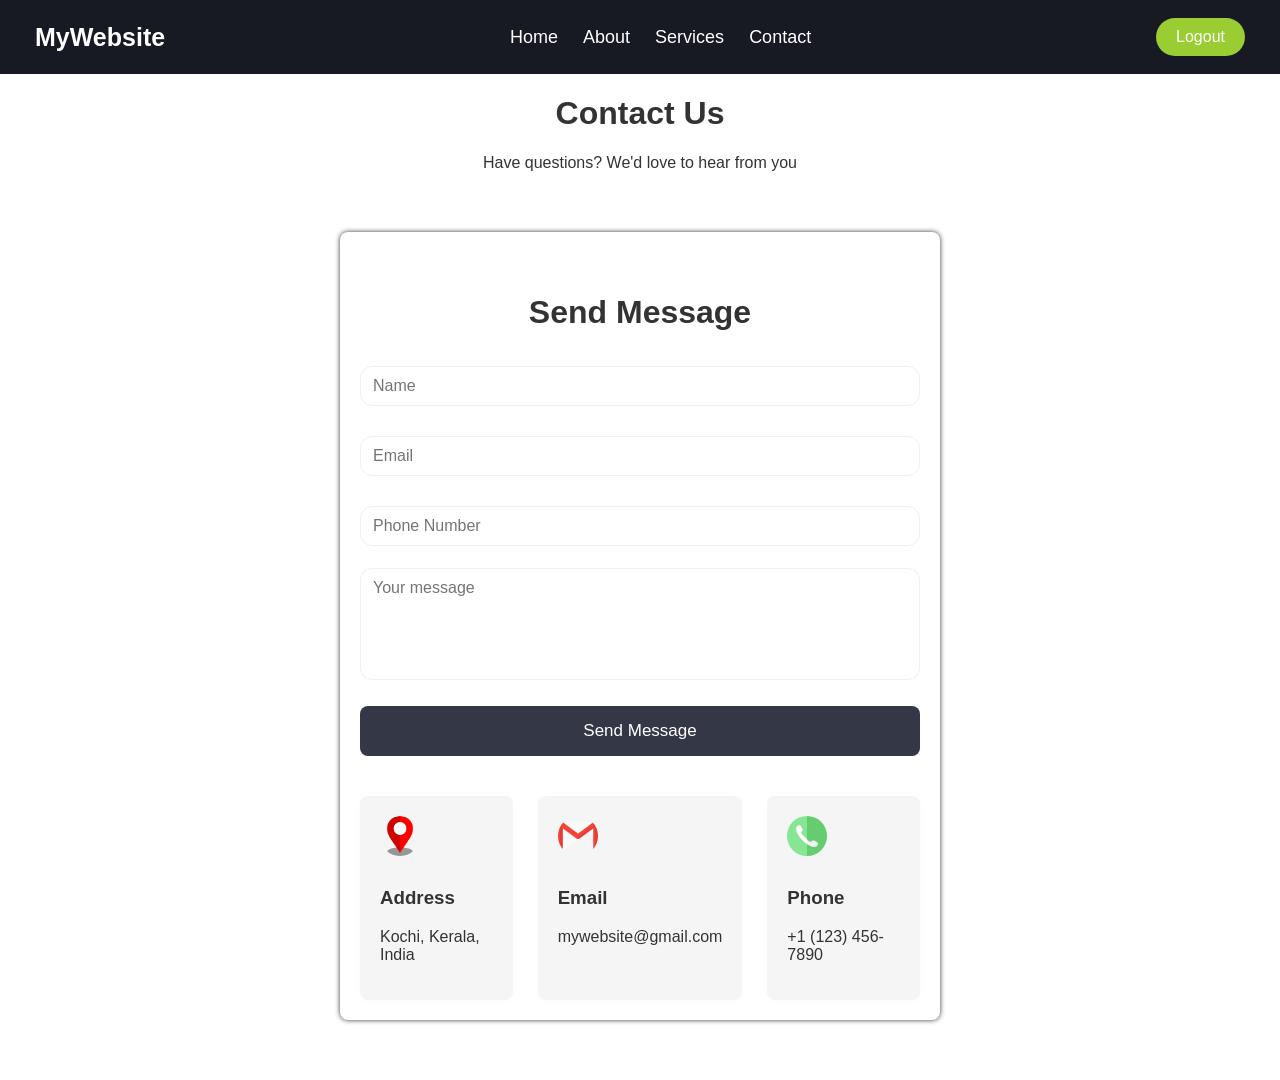
<file: contact.html>
<!DOCTYPE html>
<html lang="en">

<head>

    <meta charset="UTF-8">

    <meta name="viewport" content="width=device-width, initial-scale=1.0">

    <title>MyWebsite</title>

    <link rel="stylesheet" href="contact.css">

</head>


<body>


    <!-- Navbar -->

    <div class="navbar">

        <div class="logo">
            MyWebsite
        </div>


        <div class="navlinks">

            <a href="index.html">Home</a>

            <a href="about.html">About</a>

            <a href="services.html">Services</a>

            <a href="contact.html">Contact</a>

        </div>


        <div class="buttons">

            <button class="logout">
                Logout
            </button>

        </div>

    </div>

    <div class="container">
        <div class="head">
            <h1>Contact Us</h1>
            <p>Have questions? We'd love to hear from you</p>

        </div>
    </div>


    <div class="ph">
        
        <h4>Send Message</h4>

        <form>

            <!-- Name -->
            <label for="name"></label>
            <input 
                type="text" 
                id="name" 
                placeholder="Name"
            >

            <!-- Email -->
            <label for="email"></label>
            <input 
                type="email" 
                id="email" 
                placeholder="Email"
            >
            <!-- Phone -->
            <label for="phone"></label>
            <input 
                type="tel" 
                id="phone" 
                placeholder="Phone Number"
            >
            <textarea 
                id="about" 
                rows="5"
                placeholder="Your message"
            ></textarea>

            <button type="submit">Send Message</button>
        </form>

        <div class="contact-cards">
            <div class="contact-card">
                <img src="location.png" alt="location">
                <h3>Address</h3>
                <p>Kochi, Kerala, India</p>
            </div>
            <div class="contact-card">
                <img src="gmail.png" alt="gmail">
                <h3>Email</h3>
                <p>mywebsite@gmail.com</p>
            </div>
            <div class="contact-card">
                <img src="apple.png" alt="phone">
                <h3>Phone</h3>
                <p>+1 (123) 456-7890</p>
            </div>
        </div>

    </div>
</file>
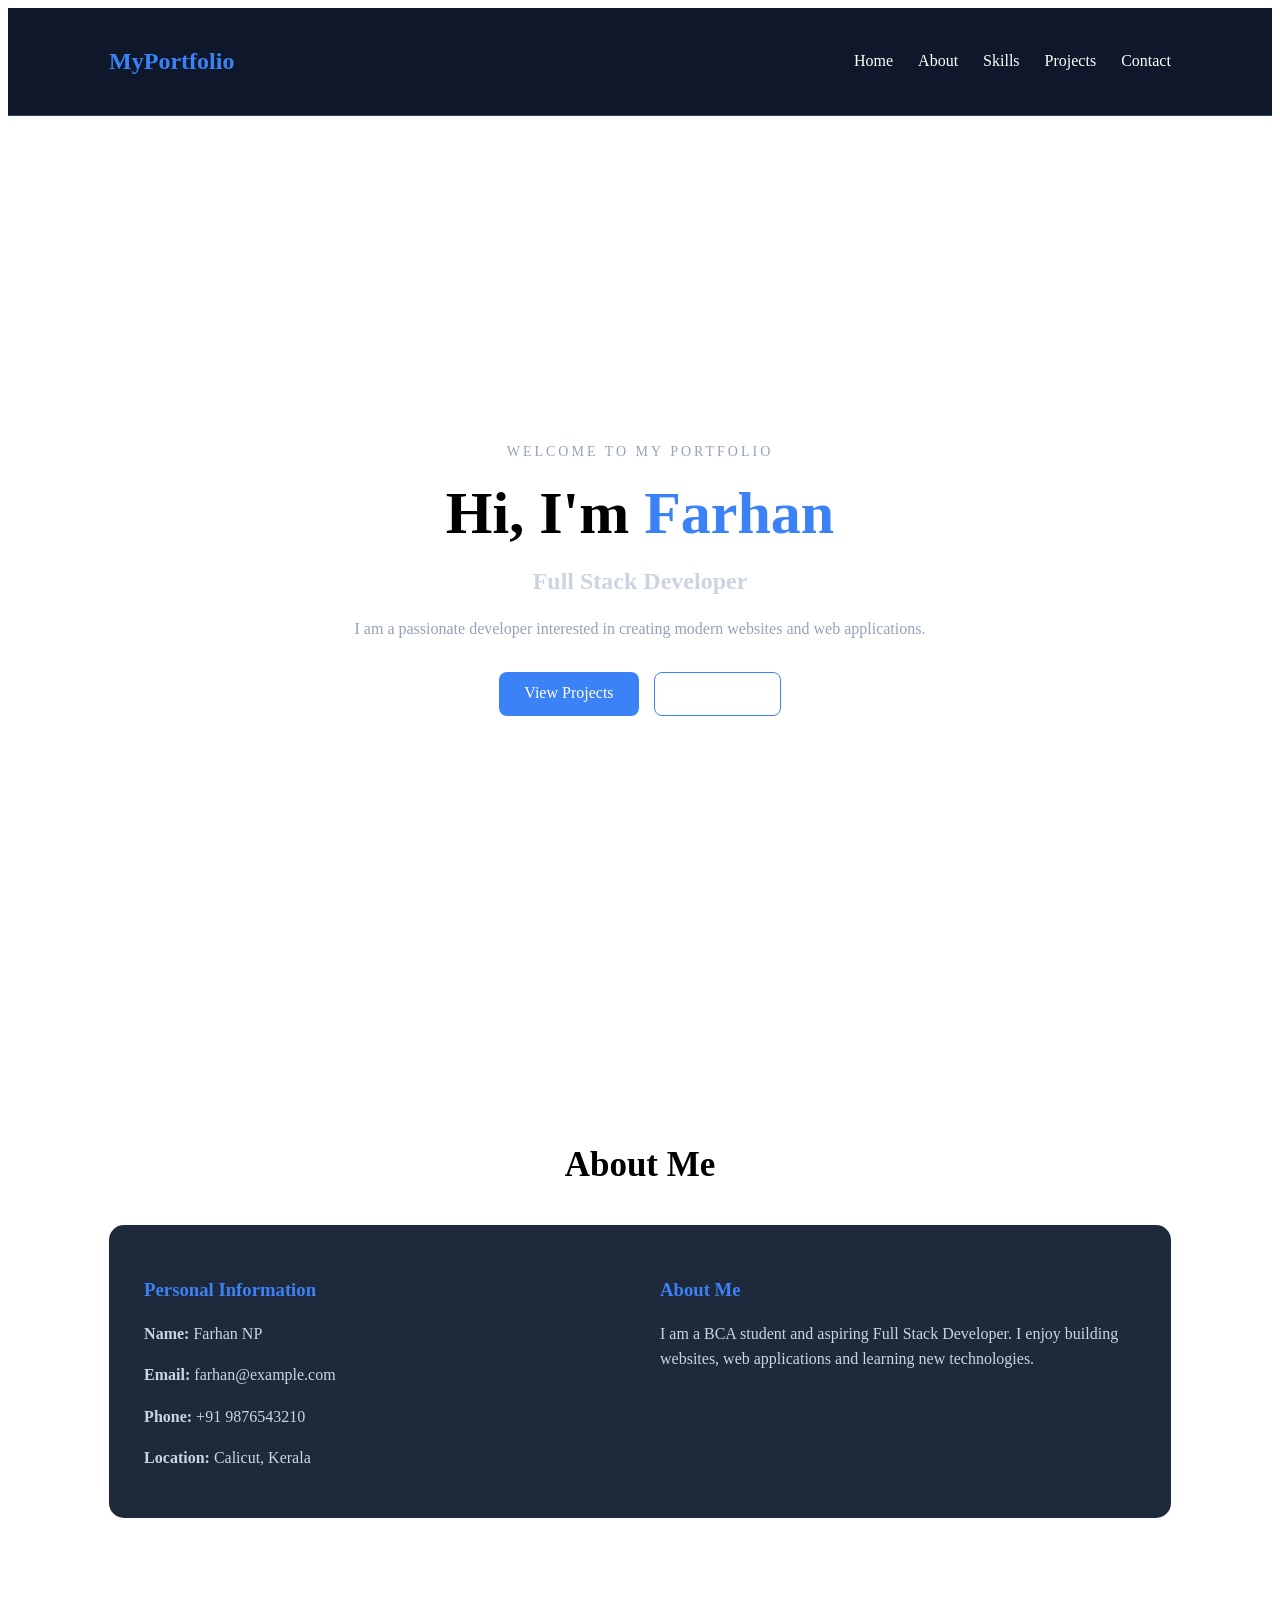
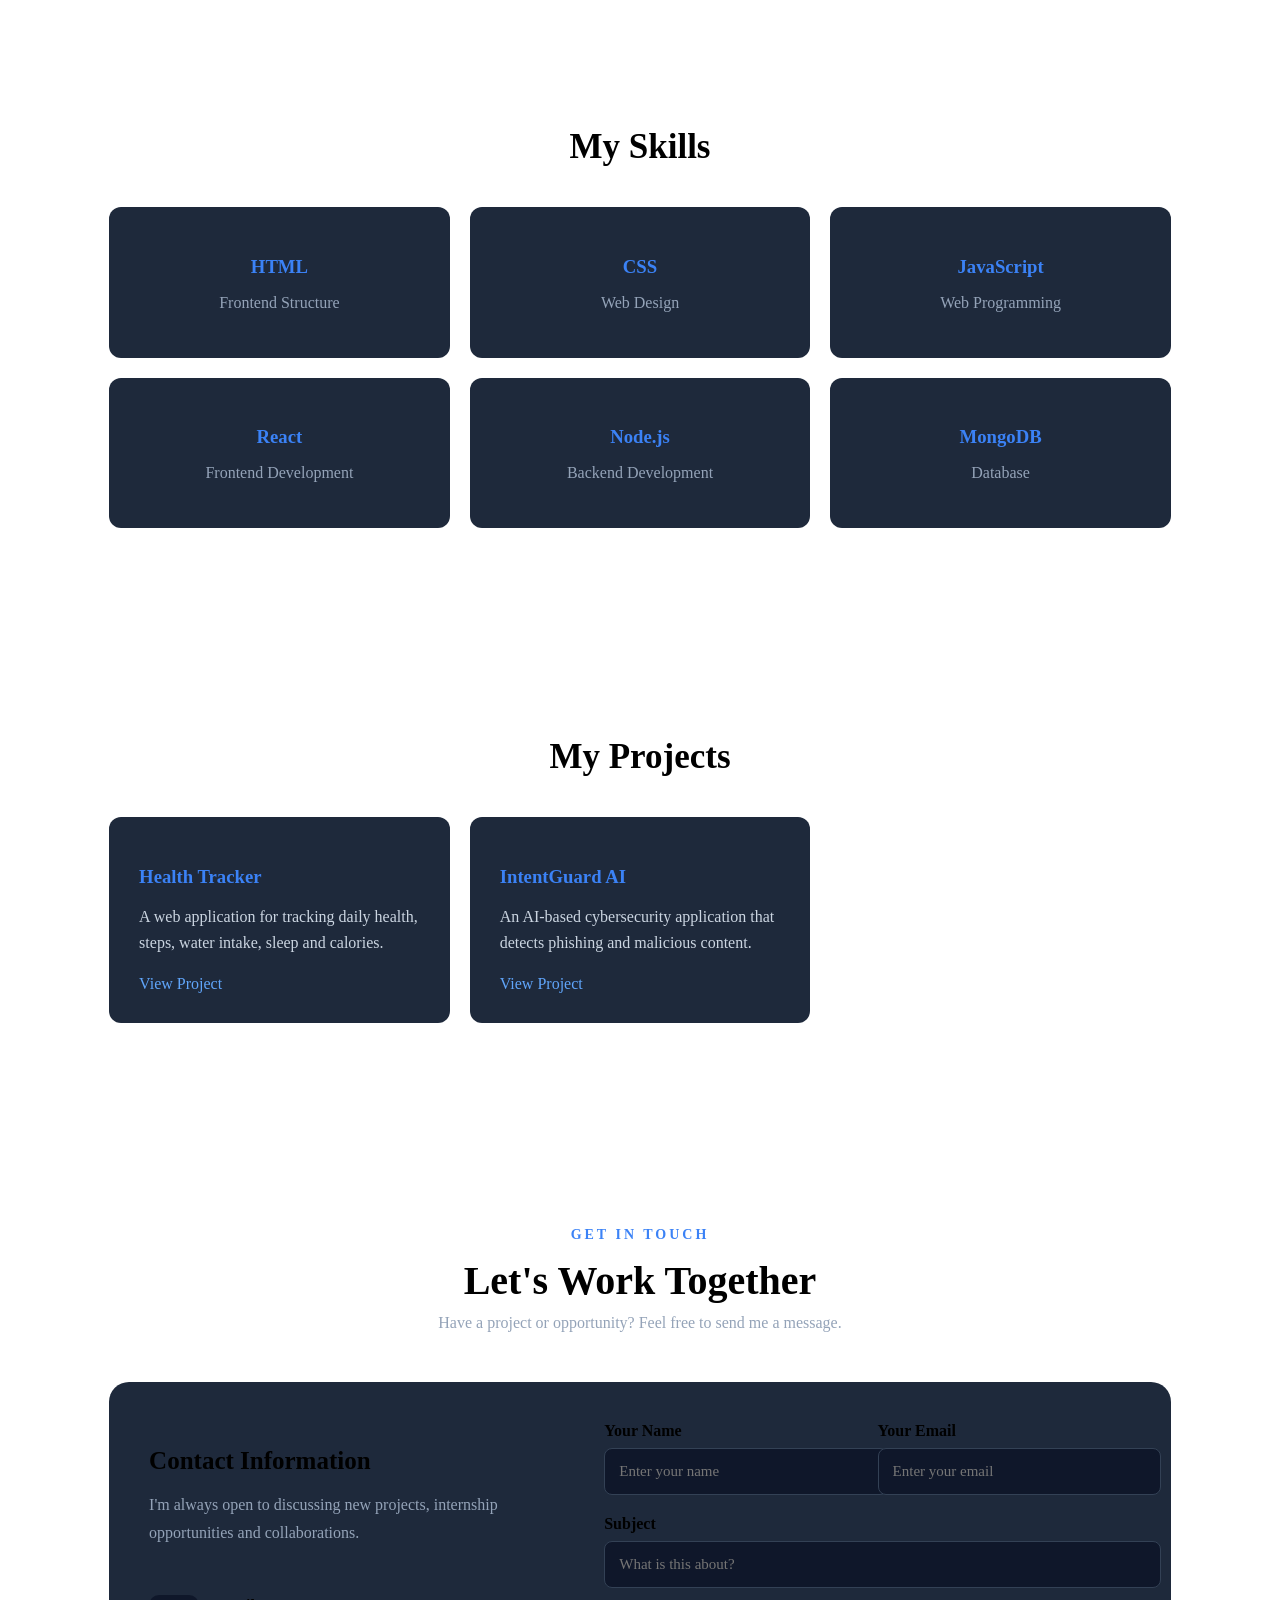
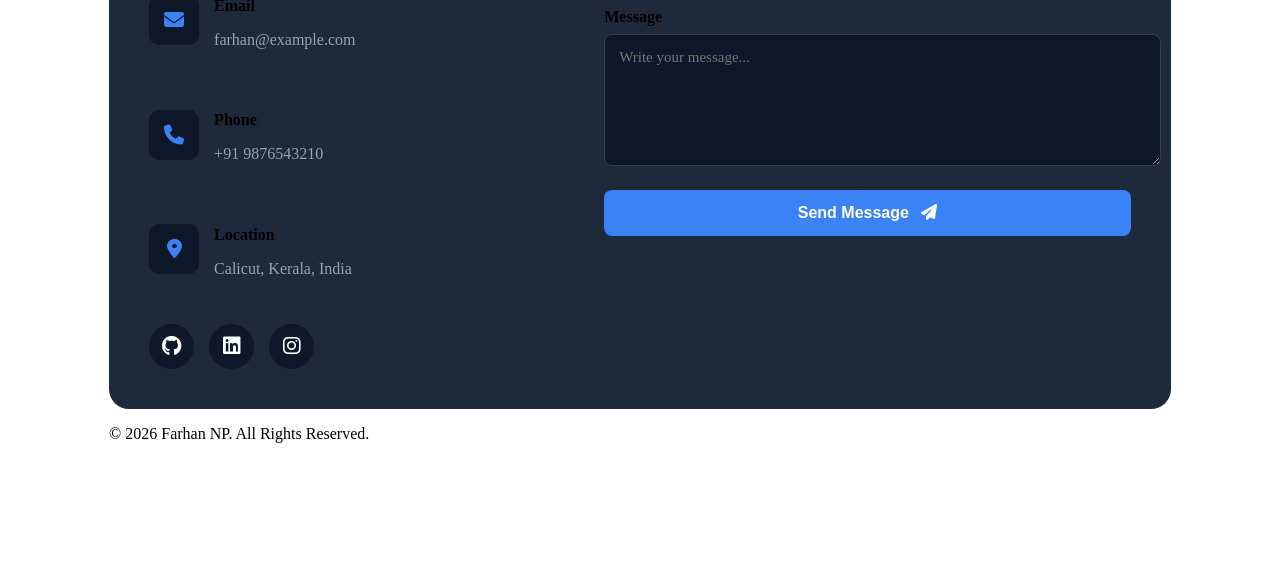
<file: portfolio.html>
<!DOCTYPE html>
<html lang="en">

<head>
    <meta charset="UTF-8">
    <meta name="viewport" content="width=device-width, initial-scale=1.0">

    <title>My Portfolio</title>

    <link rel="stylesheet" href="portfolio.css">
    <link rel="stylesheet"
      href="https://cdnjs.cloudflare.com/ajax/libs/font-awesome/6.5.2/css/all.min.css">
</head>

<body>

    <nav class="navbar">

        <h2>MyPortfolio</h2>

        <div class="nav-links">
            <a href="#home">Home</a>
            <a href="#about">About</a>
            <a href="#skills">Skills</a>
            <a href="#projects">Projects</a>
            <a href="#contact">Contact</a>
        </div>

    </nav>


    <!-- HOME -->

    <section class="hero" id="home">

        <div class="hero-content">

            <p class="welcome">WELCOME TO MY PORTFOLIO</p>

            <h1>
                Hi, I'm <span>Farhan</span>
            </h1>

            <h2>Full Stack Developer</h2>

            <p>
                I am a passionate developer interested in creating
                modern websites and web applications.
            </p>

            <div class="buttons">

                <a href="#projects" class="btn">
                    View Projects
                </a>

                <a href="#contact" class="btn secondary">
                    Contact Me
                </a>

            </div>

        </div>

    </section>


    <!-- ABOUT -->

    <section class="section" id="about">

        <h2>About Me</h2>

        <div class="about-box">

            <div>
                <h3>Personal Information</h3>

                <p><strong>Name:</strong> Farhan NP</p>
                <p><strong>Email:</strong> farhan@example.com</p>
                <p><strong>Phone:</strong> +91 9876543210</p>
                <p><strong>Location:</strong> Calicut, Kerala</p>
            </div>

            <div>

                <h3>About Me</h3>

                <p>
                    I am a BCA student and aspiring Full Stack Developer.
                    I enjoy building websites, web applications and
                    learning new technologies.
                </p>

            </div>

        </div>

    </section>


    <!-- SKILLS -->

    <section class="section" id="skills">

        <h2>My Skills</h2>

        <div class="skills-container">

            <div class="skill-card">
                <h3>HTML</h3>
                <p>Frontend Structure</p>
            </div>

            <div class="skill-card">
                <h3>CSS</h3>
                <p>Web Design</p>
            </div>

            <div class="skill-card">
                <h3>JavaScript</h3>
                <p>Web Programming</p>
            </div>

            <div class="skill-card">
                <h3>React</h3>
                <p>Frontend Development</p>
            </div>

            <div class="skill-card">
                <h3>Node.js</h3>
                <p>Backend Development</p>
            </div>

            <div class="skill-card">
                <h3>MongoDB</h3>
                <p>Database</p>
            </div>

        </div>

    </section>


    <!-- PROJECTS -->

    <section class="section" id="projects">

        <h2>My Projects</h2>

        <div class="projects-container">

            <div class="project-card">

                <h3>Health Tracker</h3>

                <p>
                    A web application for tracking daily health,
                    steps, water intake, sleep and calories.
                </p>

                <a href="#">View Project</a>

            </div>


            <div class="project-card">

                <h3>IntentGuard AI</h3>

                <p>
                    An AI-based cybersecurity application that
                    detects phishing and malicious content.
                </p>

                <a href="#">View Project</a>

            </div>


            

            </div>

        </div>

    </section>


    <!-- CONTACT -->

    <!-- CONTACT -->

<section class="contact-section" id="contact">

    <div class="contact-heading">
        <p>GET IN TOUCH</p>
        <h2>Let's Work Together</h2>
        <span>
            Have a project or opportunity? Feel free to send me a message.
        </span>
    </div>


    <div class="contact-container">

        <!-- Contact Information -->

        <div class="contact-info">

            <h3>Contact Information</h3>

            <p class="contact-description">
                I'm always open to discussing new projects,
                internship opportunities and collaborations.
            </p>


            <div class="contact-item">

                <div class="contact-icon">
                    <i class="fa-solid fa-envelope"></i>
                </div>

                <div>
                    <h4>Email</h4>
                    <p>farhan@example.com</p>
                </div>

            </div>


            <div class="contact-item">

                <div class="contact-icon">
                    <i class="fa-solid fa-phone"></i>
                </div>

                <div>
                    <h4>Phone</h4>
                    <p>+91 9876543210</p>
                </div>

            </div>


            <div class="contact-item">

                <div class="contact-icon">
                    <i class="fa-solid fa-location-dot"></i>
                </div>

                <div>
                    <h4>Location</h4>
                    <p>Calicut, Kerala, India</p>
                </div>

            </div>


            <!-- Social Media -->

            <div class="contact-socials">

                <a href="https://github.com/yourusername"
                   target="_blank">
                    <i class="fa-brands fa-github"></i>
                </a>

                <a href="https://linkedin.com/in/yourusername"
                   target="_blank">
                    <i class="fa-brands fa-linkedin"></i>
                </a>

                <a href="https://instagram.com/yourusername"
                   target="_blank">
                    <i class="fa-brands fa-instagram"></i>
                </a>

            </div>

        </div>


        <!-- Contact Form -->

        <div class="contact-form">

            <form>

                <div class="form-row">

                    <div class="form-group">

                        <label for="name">Your Name</label>

                        <input
                            type="text"
                            id="name"
                            placeholder="Enter your name"
                            required
                        >

                    </div>


                    <div class="form-group">

                        <label for="email">Your Email</label>

                        <input
                            type="email"
                            id="email"
                            placeholder="Enter your email"
                            required
                        >

                    </div>

                </div>


                <div class="form-group">

                    <label for="subject">Subject</label>

                    <input
                        type="text"
                        id="subject"
                        placeholder="What is this about?"
                        required
                    >

                </div>


                <div class="form-group">

                    <label for="message">Message</label>

                    <textarea
                        id="message"
                        rows="6"
                        placeholder="Write your message..."
                        required
                    ></textarea>

                </div>


                <button type="submit" class="send-btn">

                    Send Message

                    <i class="fa-solid fa-paper-plane"></i>

                </button>

            </form>

        </div>

    </div>




    <footer>

        <p>© 2026 Farhan NP. All Rights Reserved.</p>

    </footer>

</body>

</html>
</file>
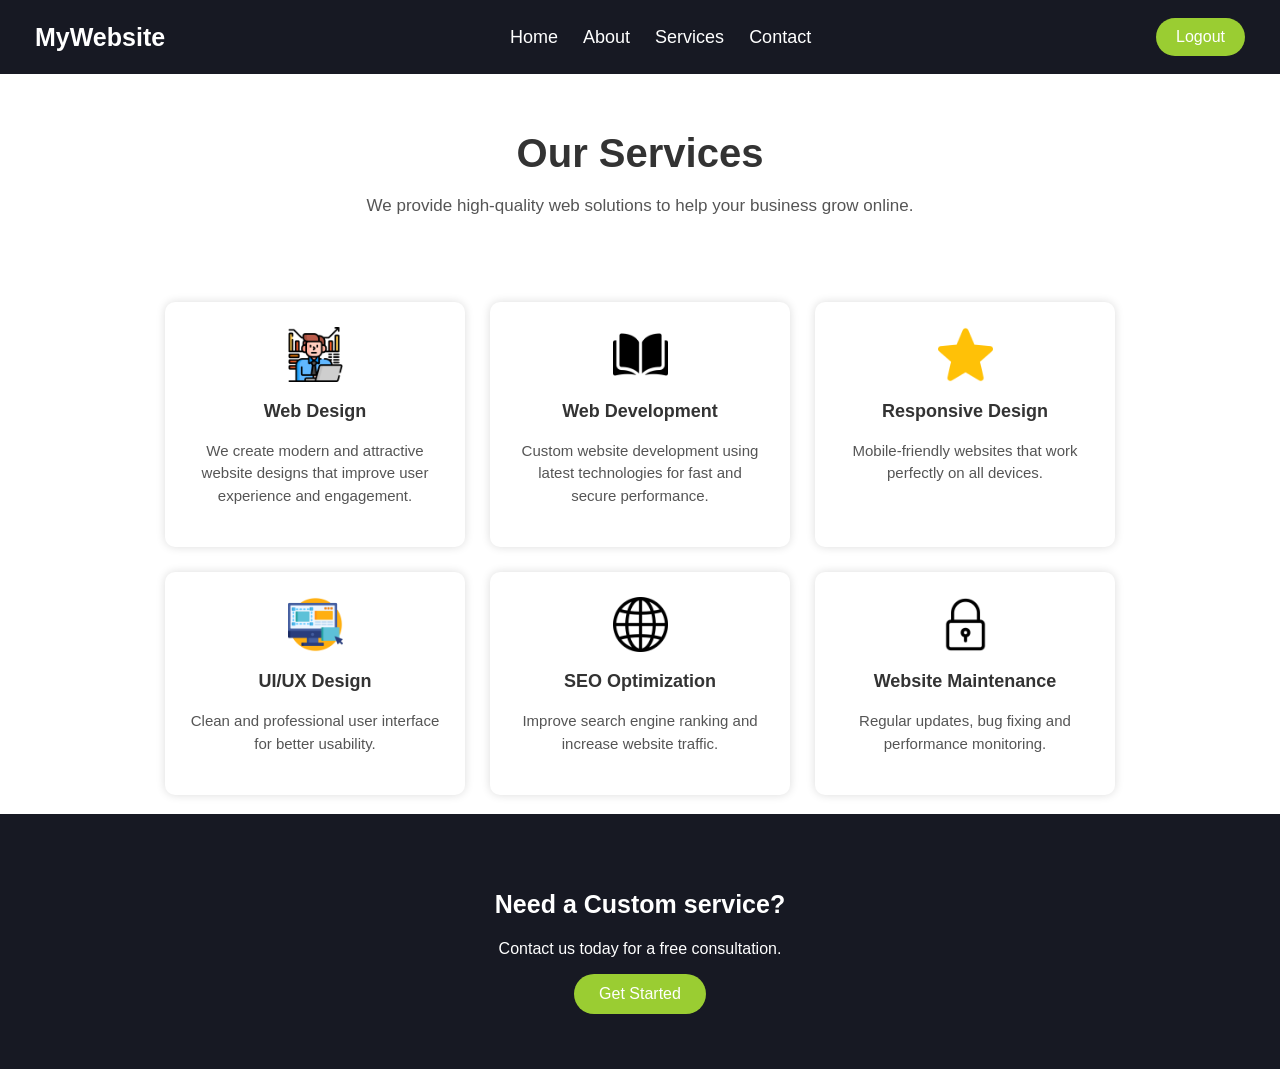
<file: services.html>
<!DOCTYPE html>
<html lang="en">

<head>

    <meta charset="UTF-8">

    <meta name="viewport" content="width=device-width, initial-scale=1.0">

    <title>MyWebsite</title>

    <link rel="stylesheet" href="services.css">

</head>


<body>


    <!-- Navbar -->

    <div class="navbar">

        <div class="logo">
            MyWebsite
        </div>


        <div class="navlinks">

            <a href="index.html">Home</a>

            <a href="about.html">About</a>

            <a href="services.html">Services</a>

            <a href="contact.html">Contact</a>

        </div>


        <div class="buttons">

            <button class="logout">
                Logout
            </button>

        </div>

    </div>



    <!-- Heading -->

    <div class="head">

        <h1>
            Our Services
        </h1>

        <p>
            We provide high-quality web solutions to help your business grow online.
        </p>

    </div>



    <!-- Service Cards -->

    <div class="demo">


        <!-- Card 1 -->

        <div class="card">

            <img src="economist.png" alt="">

            <h3>
                Web Design
            </h3>

            <p>
                We create modern and attractive website
                designs that improve user experience
                and engagement.
            </p>

        </div>



        <!-- Card 2 -->

        <div class="card">

            <img src="open-book.png" alt="">

            <h3>
                Web Development
            </h3>

            <p>
                Custom website development using latest
                technologies for fast and secure performance.
            </p>

        </div>



        <!-- Card 3 -->

        <div class="card">

            <img src="star.png" alt="">

            <h3>
                Responsive Design
            </h3>

            <p>
                Mobile-friendly websites that work
                perfectly on all devices.
            </p>

        </div>



        <!-- Card 4 -->

        <div class="card">

            <img src="ux.png" alt="">

            <h3>
                UI/UX Design
            </h3>

            <p>
                Clean and professional user interface
                for better usability.
            </p>

        </div>



        <!-- Card 5 -->

        <div class="card">

            <img src="world-wide-web.png" alt="">

            <h3>
                SEO Optimization
            </h3>

            <p>
                Improve search engine ranking and
                increase website traffic.
            </p>

        </div>



        <!-- Card 6 -->

        <div class="card">

            <img src="padlock.png" alt="">

            <h3>
                Website Maintenance
            </h3>

            <p>
                Regular updates, bug fixing and
                performance monitoring.
            </p>

        </div>


    </div>

    <div class="contact">

        <h2>
            Need a Custom service?
        </h2>

        <p>
            Contact us today for a free consultation.
        </p>

        <button>
            Get Started
        </button>

    </div>


</body>

</html>
</file>
<file: contact.css>
body {
    margin: 0;

    font-family: Arial, sans-serif;

    background-color: white;

    color: #333;
}


/* =========================
   NAVBAR
========================= */

.navbar {
    display: flex;

    justify-content: space-between;

    align-items: center;

    padding: 18px 35px;

    background-color: #171923;

    color: white;
}


/* Logo */

.logo {
    font-size: 25px;

    font-weight: bold;
}


/* Navigation */

.navlinks {
    display: flex;

    gap: 25px;
}


.navlinks a {
    color: white;

    text-decoration: none;

    font-size: 18px;
}


.navlinks a:hover {
    color: yellowgreen;
}


/* Logout */

.logout {
    padding: 10px 20px;

    border: none;

    border-radius: 20px;

    background-color: yellowgreen;

    color: white;

    font-size: 16px;

    cursor: pointer;
}


.ph {
    width: 100%;
    max-width: 600px;
    margin: 60px auto;
    padding: 20px;
    box-sizing: border-box;
    box-shadow: 0px 0px 5px ;
    border-radius: 8px;
    
}
.ph h4 {
    text-align: center;
    font-size: 32px;
    margin-bottom: 35px;


}
.ph form {
    width: 100%;
    
}

.ph label {
    display: block;
    margin-bottom: 8px;
    font-size: 16px;
    color: #333;
}

.ph input,.ph textarea {
    width: 100%;
    box-sizing: border-box;
    padding: 10px 12px;
    margin-bottom: 22px;
    border: 1px solid rgb(241, 240, 240);
    border-radius: 12px;
    font-size: 16px;
    font-family: inherit;
    outline: none;
    transition: 0.3s;
    resize: none;
}

.head{
    text-align: center;
}

button{
    width: 100%;
    padding: 15px;
    background-color: #343746;
    color: white;
    border: none;
    border-radius: 8px;
    font-size: 17px;
    
    cursor: pointer;
    transition: 0.3s;
}

.contact-card{
    width:220px;
    padding: 20px;
    background-color: #f5f5f5;
    border-radius: 8px;
    box-shadow: 0px 0px 5px rgb(220, 220, 220,0.1);
}

.contact-cards {
    display: flex;
    justify-content: center;
    gap: 25px;
    margin-top: 40px;
}

.contact-card img {
    width: 40px;
    height: 40px;
    border-radius: 50%;
    margin-bottom: 8px;
}
</file>
<file: portfolio.css>
/* =========================
   PORTFOLIO PAGE
========================= */

html {
    scroll-behavior: smooth;
}

.navbar {
    position: sticky;
    top: 0;

    z-index: 100;

    display: flex;
    justify-content: space-between;
    align-items: center;

    padding: 20px 8%;

    background-color: #0f172a;

    border-bottom: 1px solid #334155;
}

.navbar h2 {
    color: #3b82f6;
}

.nav-links {
    display: flex;
    gap: 25px;
}

.nav-links a {
    color: white;

    text-decoration: none;

    transition: 0.3s;
}

.nav-links a:hover {
    color: #3b82f6;
}


/* HERO */

.hero {
    min-height: 90vh;

    display: flex;

    justify-content: center;

    align-items: center;

    text-align: center;

    padding: 50px 20px;
}

.hero-content {
    max-width: 700px;
}

.welcome {
    color: #3b82f6;

    letter-spacing: 3px;

    font-size: 14px;
}

.hero h1 {
    font-size: 60px;

    margin: 15px 0;
}

.hero h1 span {
    color: #3b82f6;
}

.hero h2 {
    color: #cbd5e1;

    margin-bottom: 20px;
}

.hero p {
    color: #94a3b8;

    line-height: 1.7;
}


/* BUTTONS */

.buttons {
    margin-top: 30px;

    display: flex;

    justify-content: center;

    gap: 15px;
}

.btn {
    padding: 12px 25px;

    background-color: #3b82f6;

    color: white;

    text-decoration: none;

    border-radius: 8px;
}

.btn.secondary {
    background-color: transparent;

    border: 1px solid #3b82f6;
}


/* SECTIONS */

.section {
    padding: 90px 8%;

    max-width: 1200px;

    margin: auto;
}

.section > h2 {
    text-align: center;

    font-size: 35px;

    margin-bottom: 40px;
}


/* ABOUT */

.about-box {
    display: grid;

    grid-template-columns: 1fr 1fr;

    gap: 40px;

    background-color: #1e293b;

    padding: 35px;

    border-radius: 15px;
}

.about-box h3 {
    margin-bottom: 20px;

    color: #3b82f6;
}

.about-box p {
    color: #cbd5e1;

    margin-bottom: 12px;

    line-height: 1.6;
}


/* SKILLS */

.skills-container {
    display: grid;

    grid-template-columns: repeat(3, 1fr);

    gap: 20px;
}

.skill-card {
    background-color: #1e293b;

    padding: 30px;

    text-align: center;

    border-radius: 12px;

    transition: 0.3s;
}

.skill-card:hover {
    transform: translateY(-5px);
}

.skill-card h3 {
    color: #3b82f6;

    margin-bottom: 10px;
}

.skill-card p {
    color: #94a3b8;
}


/* PROJECTS */

.projects-container {
    display: grid;

    grid-template-columns: repeat(3, 1fr);

    gap: 20px;
}

.project-card {
    background-color: #1e293b;

    padding: 30px;

    border-radius: 12px;
}

.project-card h3 {
    color: #3b82f6;

    margin-bottom: 15px;
}

.project-card p {
    color: #cbd5e1;

    line-height: 1.6;

    margin-bottom: 20px;
}

.project-card a {
    color: #60a5fa;

    text-decoration: none;
}


/* =========================
   CONTACT SECTION
========================= */

.contact-section {
    max-width: 1200px;
    margin: auto;
    padding: 100px 8%;
}

.contact-heading {
    text-align: center;
    margin-bottom: 50px;
}

.contact-heading p {
    color: #3b82f6;
    font-size: 14px;
    letter-spacing: 3px;
    font-weight: bold;
}

.contact-heading h2 {
    font-size: 40px;
    margin: 10px 0;
}

.contact-heading span {
    color: #94a3b8;
}


/* CONTACT CONTAINER */

.contact-container {
    display: grid;
    grid-template-columns: 1fr 1.3fr;
    gap: 50px;

    background: #1e293b;
    padding: 40px;

    border-radius: 20px;
}


/* CONTACT INFO */

.contact-info h3 {
    font-size: 25px;
    margin-bottom: 15px;
}

.contact-description {
    color: #94a3b8;
    line-height: 1.7;
    margin-bottom: 30px;
}


/* CONTACT ITEM */

.contact-item {
    display: flex;
    align-items: center;
    gap: 15px;

    margin-bottom: 25px;
}

.contact-icon {
    width: 50px;
    height: 50px;

    display: flex;
    align-items: center;
    justify-content: center;

    background: #0f172a;

    border-radius: 10px;

    color: #3b82f6;

    font-size: 20px;
}

.contact-item h4 {
    margin-bottom: 5px;
}

.contact-item p {
    color: #94a3b8;
}


/* SOCIAL */

.contact-socials {
    display: flex;
    gap: 15px;
    margin-top: 30px;
}

.contact-socials a {
    width: 45px;
    height: 45px;

    display: flex;
    align-items: center;
    justify-content: center;

    background: #0f172a;

    border-radius: 50%;

    color: white;

    font-size: 20px;

    text-decoration: none;

    transition: 0.3s;
}

.contact-socials a:hover {
    color: #3b82f6;
    transform: translateY(-5px);
}


/* FORM */

.form-row {
    display: grid;
    grid-template-columns: 1fr 1fr;
    gap: 20px;
}

.form-group {
    margin-bottom: 20px;
}

.form-group label {
    display: block;

    margin-bottom: 8px;

    font-weight: bold;
}

.form-group input,
.form-group textarea {
    width: 100%;

    padding: 14px;

    background: #0f172a;

    color: white;

    border: 1px solid #334155;

    border-radius: 8px;

    font-size: 15px;

    font-family: inherit;
}

.form-group input:focus,
.form-group textarea:focus {
    outline: none;

    border-color: #3b82f6;
}

.form-group textarea {
    resize: vertical;
}


/* SEND BUTTON */

.send-btn {
    width: 100%;

    padding: 14px;

    border: none;

    border-radius: 8px;

    background: #3b82f6;

    color: white;

    font-size: 16px;

    font-weight: bold;

    cursor: pointer;

    transition: 0.3s;
}

.send-btn:hover {
    background: #2563eb;

    transform: translateY(-2px);
}

.send-btn i {
    margin-left: 8px;
}


/* MOBILE */

@media (max-width: 768px) {

    .contact-container {
        grid-template-columns: 1fr;

        padding: 25px;
    }

    .form-row {
        grid-template-columns: 1fr;
        gap: 0;
    }

    .contact-heading h2 {
        font-size: 32px;
    }

}
</file>
<file: services.css>
body {
    margin: 0;

    font-family: Arial, sans-serif;

    background-color: white;

    color: #333;
}


/* =========================
   NAVBAR
========================= */

.navbar {
    display: flex;

    justify-content: space-between;

    align-items: center;

    padding: 18px 35px;

    background-color: #171923;

    color: white;
}


/* Logo */

.logo {
    font-size: 25px;

    font-weight: bold;
}


/* Navigation */

.navlinks {
    display: flex;

    gap: 25px;
}


.navlinks a {
    color: white;

    text-decoration: none;

    font-size: 18px;
}


.navlinks a:hover {
    color: yellowgreen;
}


/* Logout */

.logout {
    padding: 10px 20px;

    border: none;

    border-radius: 20px;

    background-color: yellowgreen;

    color: white;

    font-size: 16px;

    cursor: pointer;
}

.card {
    width: 250px;

    padding: 25px;

    text-align: center;

    border-radius: 10px;

    box-shadow: 0px 0px 10px rgb(220, 220, 220);

    background-color: white;

    
}


.card:hover {
    transform: translateY(-5px);

    box-shadow: 0px 4px 15px rgba(0, 0, 0, 0.2);
}


.card img {
    width: 55px;

    height: 55px;

    object-fit: contain;
}


.card h3 {
    font-size: 18px;

    margin-top: 15px;
}


.card p {
    font-size: 15px;

    line-height: 1.5;

    color: #555;
}

.head {
   text-align: center;

    padding: 30px 0;

    margin-bottom: 20px;
}

.head h1 {
    font-size: 40px;

    margin-bottom: 20px;
}


.head p {
    font-size: 17px;

    color: #555;
}

.demo {
    display: flex;
    justify-content: center;
    flex-wrap: wrap;
    padding: 19px;
    gap: 25px;
}

.contact {
    padding: 55px 10%;

    background-color: #171923;

    color: white;
    text-align: center;
    
}


.contact h2 {
    font-size: 25px;
}


.contact p {
    font-size: 16px;
}


.contact button {
    padding: 11px 25px;

    border: none;

    border-radius: 20px;

    background-color: yellowgreen;

    color: white;

    font-size: 16px;
    
}

.contact button :hover{
    background-color: aqua;
}
</file>
